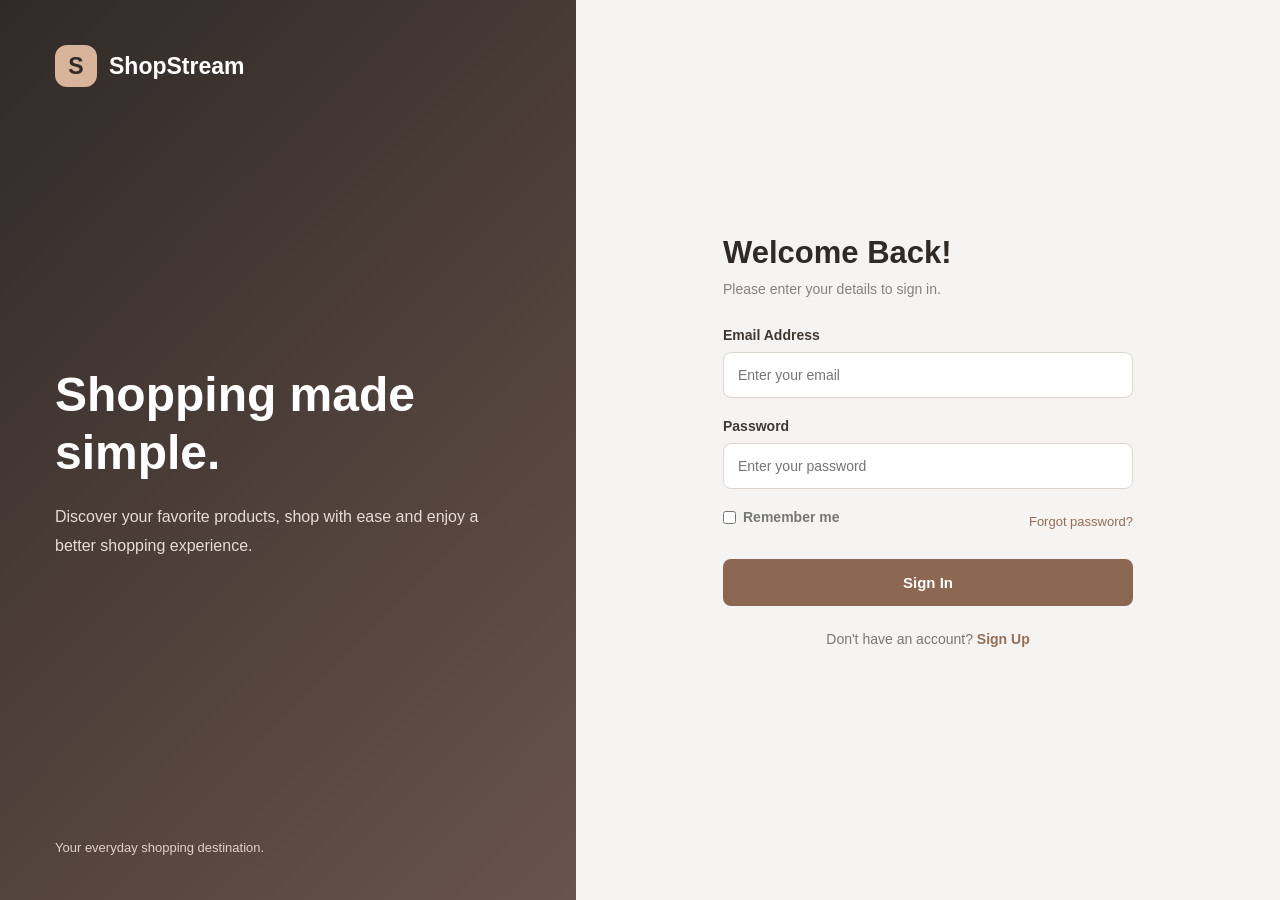
<file: index.html>
<!DOCTYPE html>
<html>
<head>
    <title>ShopStream</title>
    <meta charset="UTF-8">
    <meta http-equiv="refresh" content="0; url=login.html">
</head>
<body>
    <p>Redirecting to Login...</p>
    <a href="login.html">Click here to Login</a>
</body>
</html>
</file>
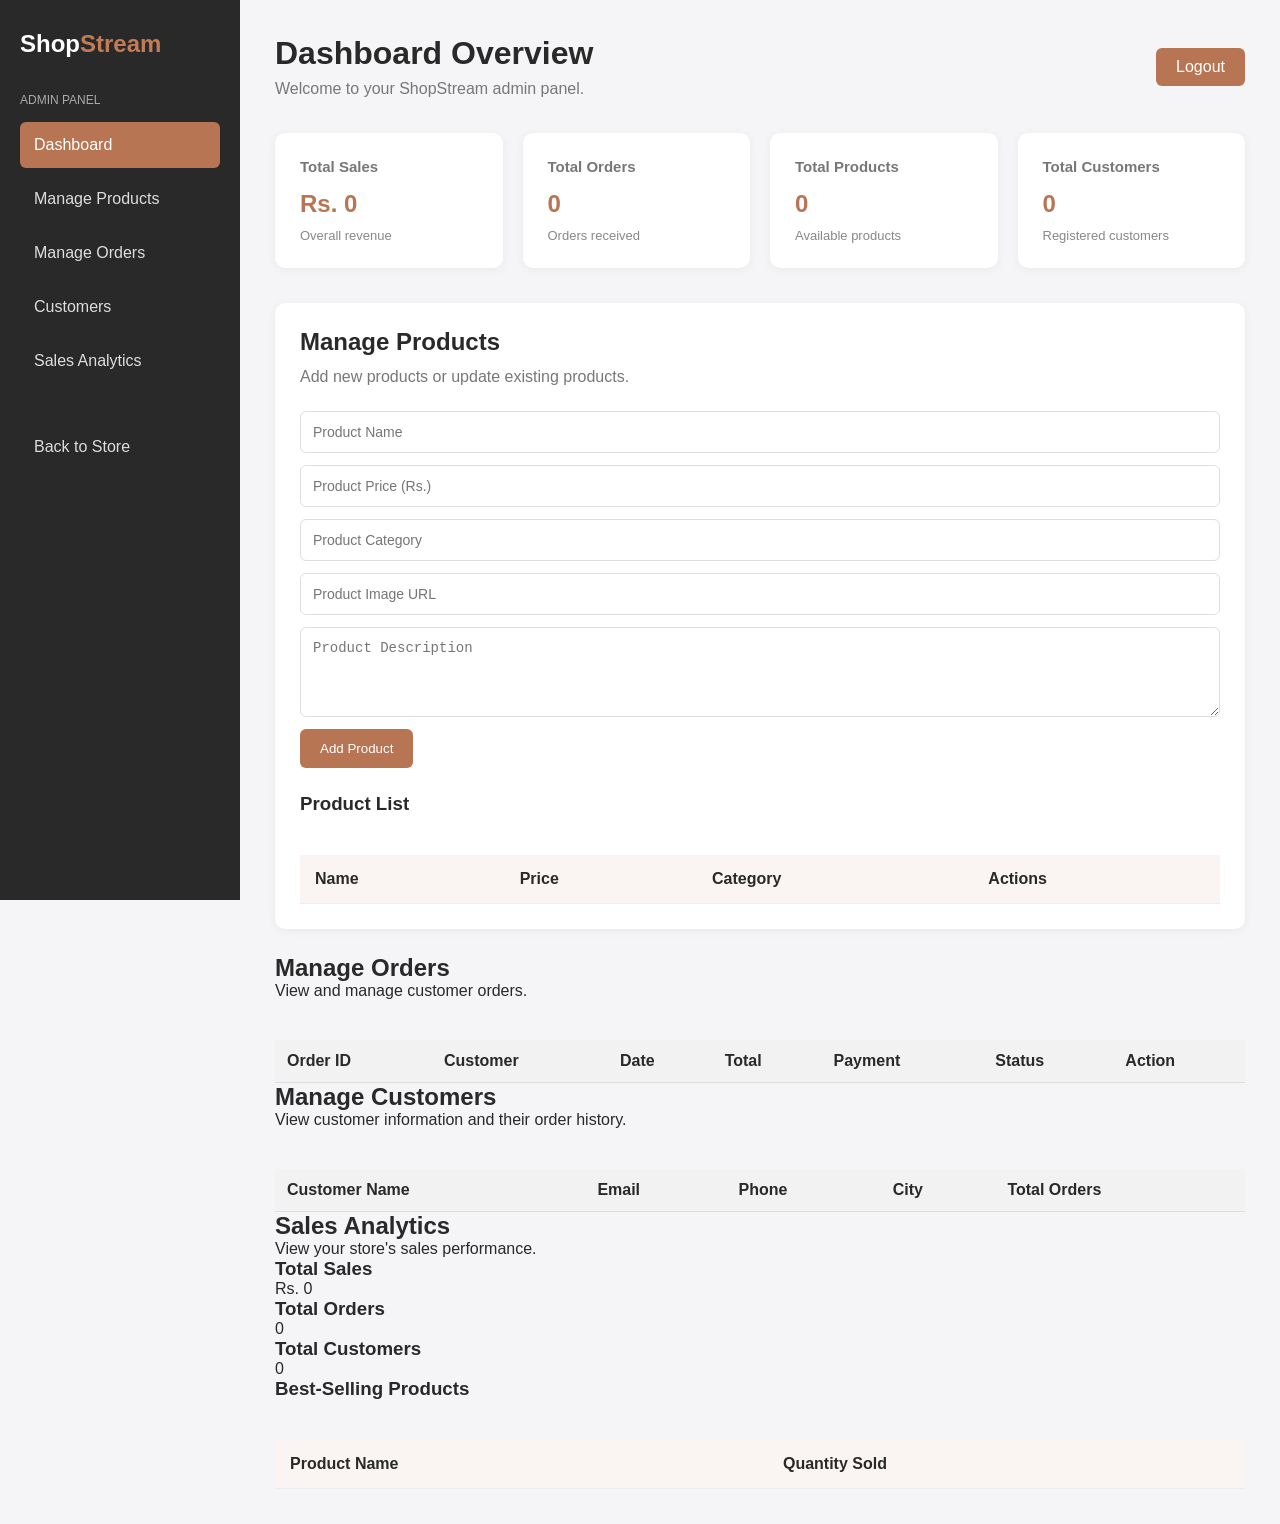
<file: admin.html>
<!DOCTYPE html>
<html lang="en">
<head>
    <meta charset="UTF-8">
    <meta name="viewport" content="width=device-width, initial-scale=1.0">
    <title>Admin Dashboard | ShopStream</title>
    <link rel="stylesheet" href="admin.css">
</head>
<body>

    <div class="sidebar">
        <h2>Shop<span>Stream</span></h2>
        <p class="admin-label">ADMIN PANEL</p>

        <a href="#dashboard" class="active">Dashboard</a>
        <a href="#products">Manage Products</a>
        <a href="#orders">Manage Orders</a>
        <a href="#customers">Customers</a>
        <a href="#analytics">Sales Analytics</a>

        <a href="home.html" class="back-home">Back to Store</a>
    </div>

    <main class="main-content">

        <header>
            <div>
                <h1>Dashboard Overview</h1>
                <p>Welcome to your ShopStream admin panel.</p>
            </div>
            <a href="login.html" class="logout">Logout</a>
        </header>

        
<section class="stats" id="dashboard">

    <div class="stat-card">
        <h3>Total Sales</h3>
        <h2 id="dashboard-sales">Rs. 0</h2>
        <p>Overall revenue</p>
    </div>

    <div class="stat-card">
        <h3>Total Orders</h3>
        <h2 id="dashboard-orders">0</h2>
        <p>Orders received</p>
    </div>

    <div class="stat-card">
        <h3>Total Products</h3>
        <h2 id="dashboard-products">0</h2>
        <p>Available products</p>
    </div>

    <div class="stat-card">
        <h3>Total Customers</h3>
        <h2 id="dashboard-customers">0</h2>
        <p>Registered customers</p>
    </div>

</section>


        
<section class="content-section" id="products">

    <h2>Manage Products</h2>
    <p>Add new products or update existing products.</p>

    <form id="product-form">

        <input type="hidden" id="edit-index">

        <input
            type="text"
            id="product-name"
            placeholder="Product Name"
            required
        >

        <input
            type="number"
            id="product-price"
            placeholder="Product Price (Rs.)"
            min="1"
            required
        >

        <input
            type="text"
            id="product-category"
            placeholder="Product Category"
            required
        >

        <input
            type="text"
            id="product-image"
            placeholder="Product Image URL"
        >

        <textarea
            id="product-description"
            placeholder="Product Description"
            required
        ></textarea>

        <button type="submit" id="save-button">
            Add Product
        </button>

    </form>

    
<h3>Product List</h3>

<div class="table-container">
    <table id="product-list-table">
        <thead>
            <tr>
                <th>Name</th>
                <th>Price</th>
                <th>Category</th>
                <th>Actions</th>
            </tr>
        </thead>

        <tbody id="product-table">
        </tbody>
    </table>
</div>


</section>


        <section id="orders">
    <h2>Manage Orders</h2>
    <p>View and manage customer orders.</p>

    <div class="table-container">
        <table id="orders-table">
            <thead>
                <tr>
                    <th>Order ID</th>
                    <th>Customer</th>
                    <th>Date</th>
                    <th>Total</th>
                    <th>Payment</th>
                    <th>Status</th>
                    <th>Action</th>
                </tr>
            </thead>

            <tbody id="orders-table-body">
                <!-- Orders will appear here -->
            </tbody>
        </table>
    </div>
</section>

        <section id="customers">
    <h2>Manage Customers</h2>
    <p>View customer information and their order history.</p>

    <div class="table-container">
        <table id="customers-table">
            <thead>
                <tr>
                    <th>Customer Name</th>
                    <th>Email</th>
                    <th>Phone</th>
                    <th>City</th>
                    <th>Total Orders</th>
                </tr>
            </thead>

            <tbody id="customers-table-body">
                <!-- Customers will appear here -->
            </tbody>
        </table>
    </div>
</section>

<section id="analytics">
    <h2>Sales Analytics</h2>
    <p>View your store's sales performance.</p>

    <div class="analytics-cards">

        <div class="analytics-card">
            <h3>Total Sales</h3>
            <p id="total-sales">Rs. 0</p>
        </div>

        <div class="analytics-card">
            <h3>Total Orders</h3>
            <p id="total-orders">0</p>
        </div>

        <div class="analytics-card">
            <h3>Total Customers</h3>
            <p id="total-customers">0</p>
        </div>

    </div>

    <h3>Best-Selling Products</h3>

    <div class="table-container">
        <table id="best-selling-table">
            <thead>
                <tr>
                    <th>Product Name</th>
                    <th>Quantity Sold</th>
                </tr>
            </thead>

            <tbody id="best-selling-body"></tbody>
        </table>
    </div>
</section>
    </main>

    <script src="admin.js"></script>
</body>
</html>
</file>
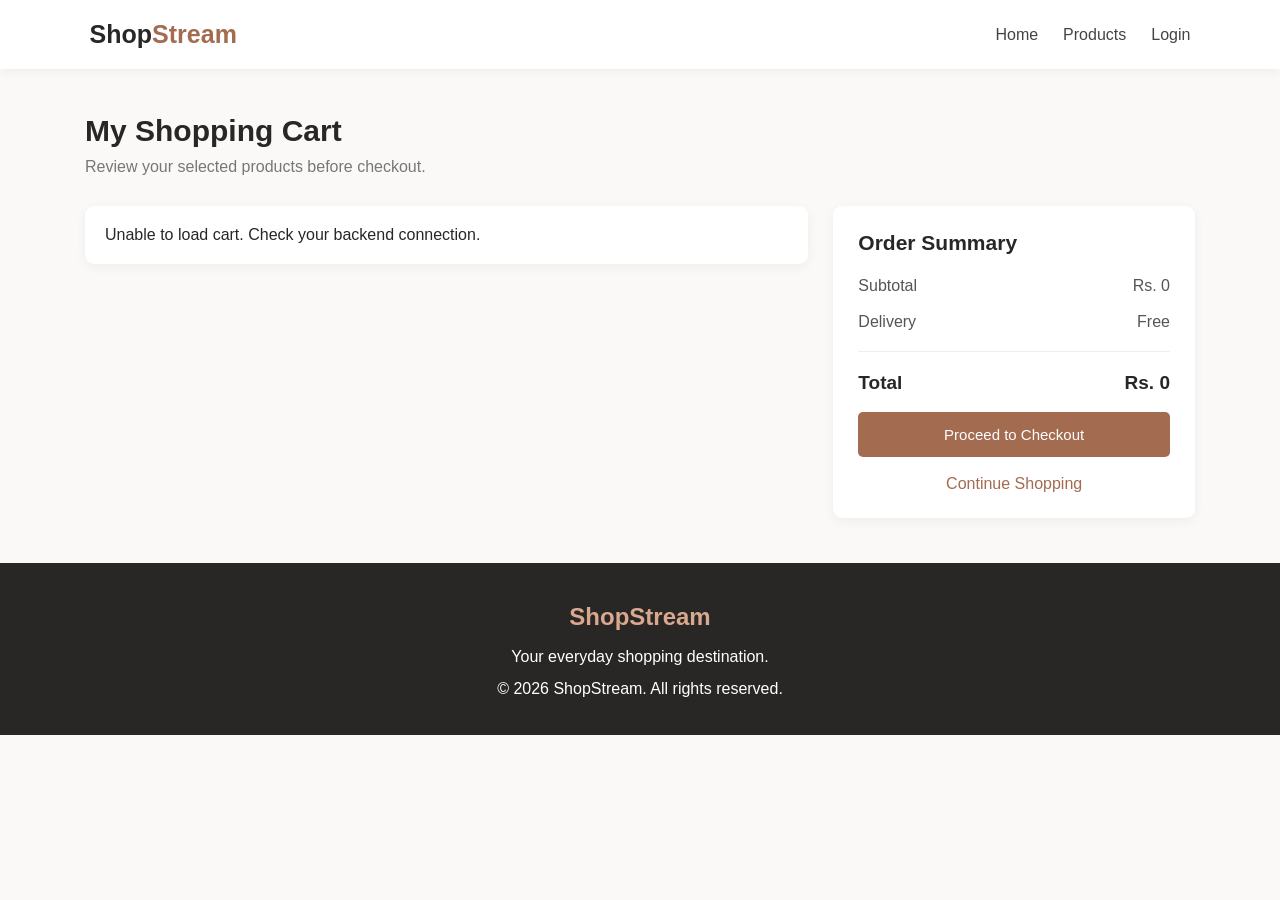
<file: cart.html>
<!DOCTYPE html>
<html lang="en">
<head>
    <meta charset="UTF-8">
    <meta name="viewport" content="width=device-width, initial-scale=1.0">
    <title>Shopping Cart | ShopStream</title>
    <link rel="stylesheet" href="cart.css">
</head>
<body>

    <!-- Navigation -->
    <header class="navbar">
        <a href="home.html" class="logo">Shop<span>Stream</span></a>

        <nav>
            <a href="home.html">Home</a>
            <a href="home.html#products">Products</a>
            <a href="login.html">Login</a>
        </nav>
    </header>

    <!-- Shopping Cart -->
    <main class="cart-container">

        <h1>My Shopping Cart</h1>
        <p class="subtitle">Review your selected products before checkout.</p>

        <div class="cart-layout">

            <section class="cart-items">
                <div id="cart-products">
                    <!-- Cart products appear here -->
                </div>
            </section>

            <aside class="cart-summary">
                <h2>Order Summary</h2>

                <div class="summary-row">
                    <span>Subtotal</span>
                    <span id="subtotal">Rs. 0</span>
                </div>

                <div class="summary-row">
                    <span>Delivery</span>
                    <span>Free</span>
                </div>

                <hr>

                <div class="summary-row total-row">
                    <strong>Total</strong>
                    <strong id="total">Rs. 0</strong>
                </div>

                <button id="checkout-button">
                    Proceed to Checkout
                </button>

                <a href="home.html#products" class="continue-link">
                    Continue Shopping
                </a>
            </aside>

        </div>

    </main>

    <!-- Footer -->
    <footer class="footer">
        <h2>ShopStream</h2>
        <p>Your everyday shopping destination.</p>
        <p>© 2026 ShopStream. All rights reserved.</p>
    </footer>

    <script src="cart.js"></script>
</body>
</html>
</file>
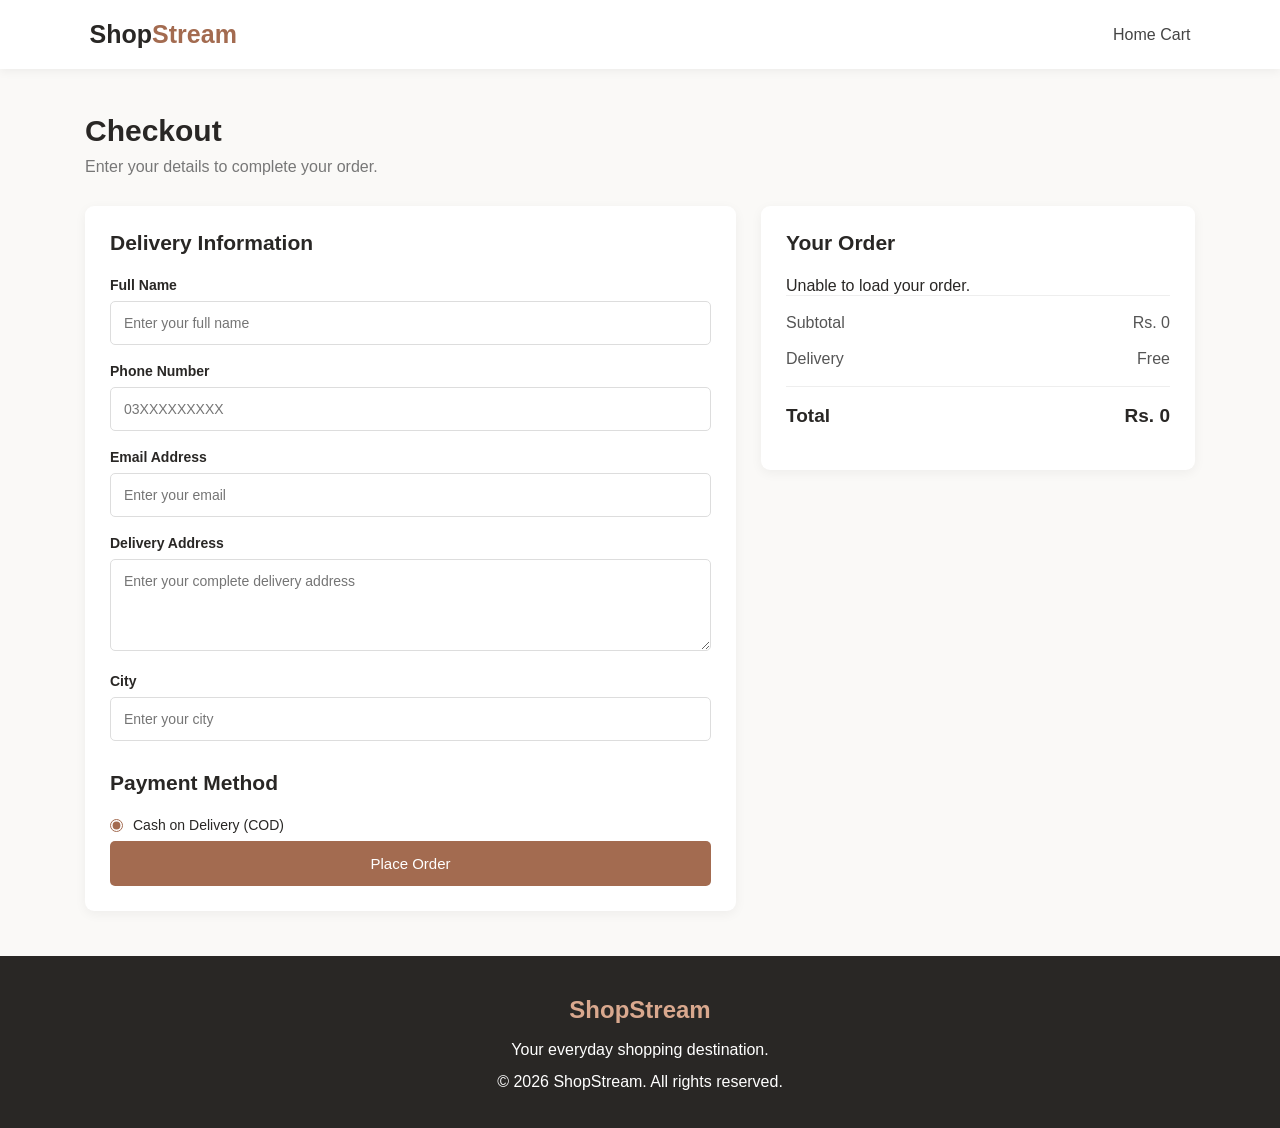
<file: checkout.html>
<!DOCTYPE html>
<html lang="en">
<head>
    <meta charset="UTF-8">
    <meta name="viewport" content="width=device-width, initial-scale=1.0">
    <title>Checkout | ShopStream</title>
    <link rel="stylesheet" href="checkout.css">
</head>
<body>

    <!-- Navigation -->
    <header class="navbar">
        <a href="home.html" class="logo">Shop<span>Stream</span></a>

        <nav>
            <a href="home.html">Home</a>
            <a href="cart.html">Cart</a>
        </nav>
    </header>

    <main class="checkout-container">

        <h1>Checkout</h1>
        <p class="subtitle">Enter your details to complete your order.</p>

        <div class="checkout-layout">

            <!-- Customer Information -->
            <section class="checkout-form">
                <h2>Delivery Information</h2>

                <form id="checkout-form">

                    <label for="customer-name">Full Name</label>
                    <input type="text" id="customer-name"
                        placeholder="Enter your full name" required>

                    <label for="phone">Phone Number</label>
                    <input type="tel" id="phone"
                        placeholder="03XXXXXXXXX"
                        pattern="03[0-9]{9}"
                        title="Enter a 11-digit Pakistani mobile number starting with 03"
                        required>

                    <label for="email">Email Address</label>
                    <input type="email" id="email"
                        placeholder="Enter your email" required>

                    <label for="address">Delivery Address</label>
                    <textarea id="address"
                        placeholder="Enter your complete delivery address"
                        rows="4" required></textarea>

                    <label for="city">City</label>
                    <input type="text" id="city"
                        placeholder="Enter your city" required>

                    <h2 class="payment-heading">Payment Method</h2>

                    <label class="payment-option">
                        <input type="radio" name="payment"
                            value="Cash on Delivery" checked>
                        Cash on Delivery (COD)
                    </label>

                    <button type="submit" id="place-order">
                        Place Order
                    </button>

                </form>
            </section>

            <!-- Order Summary -->
            <aside class="order-summary">
                <h2>Your Order</h2>

                <div id="checkout-products">
                    <!-- Products appear here -->
                </div>

                <hr>

                <div class="summary-row">
                    <span>Subtotal</span>
                    <span id="subtotal">Rs. 0</span>
                </div>

                <div class="summary-row">
                    <span>Delivery</span>
                    <span>Free</span>
                </div>

                <hr>

                <div class="summary-row total-row">
                    <strong>Total</strong>
                    <strong id="total">Rs. 0</strong>
                </div>
            </aside>

        </div>

        <div id="order-message" class="order-message" hidden></div>

    </main>

    <footer class="footer">
        <h2>ShopStream</h2>
        <p>Your everyday shopping destination.</p>
        <p>© 2026 ShopStream. All rights reserved.</p>
    </footer>

    <script src="checkout.js"></script>
</body>
</html>
</file>
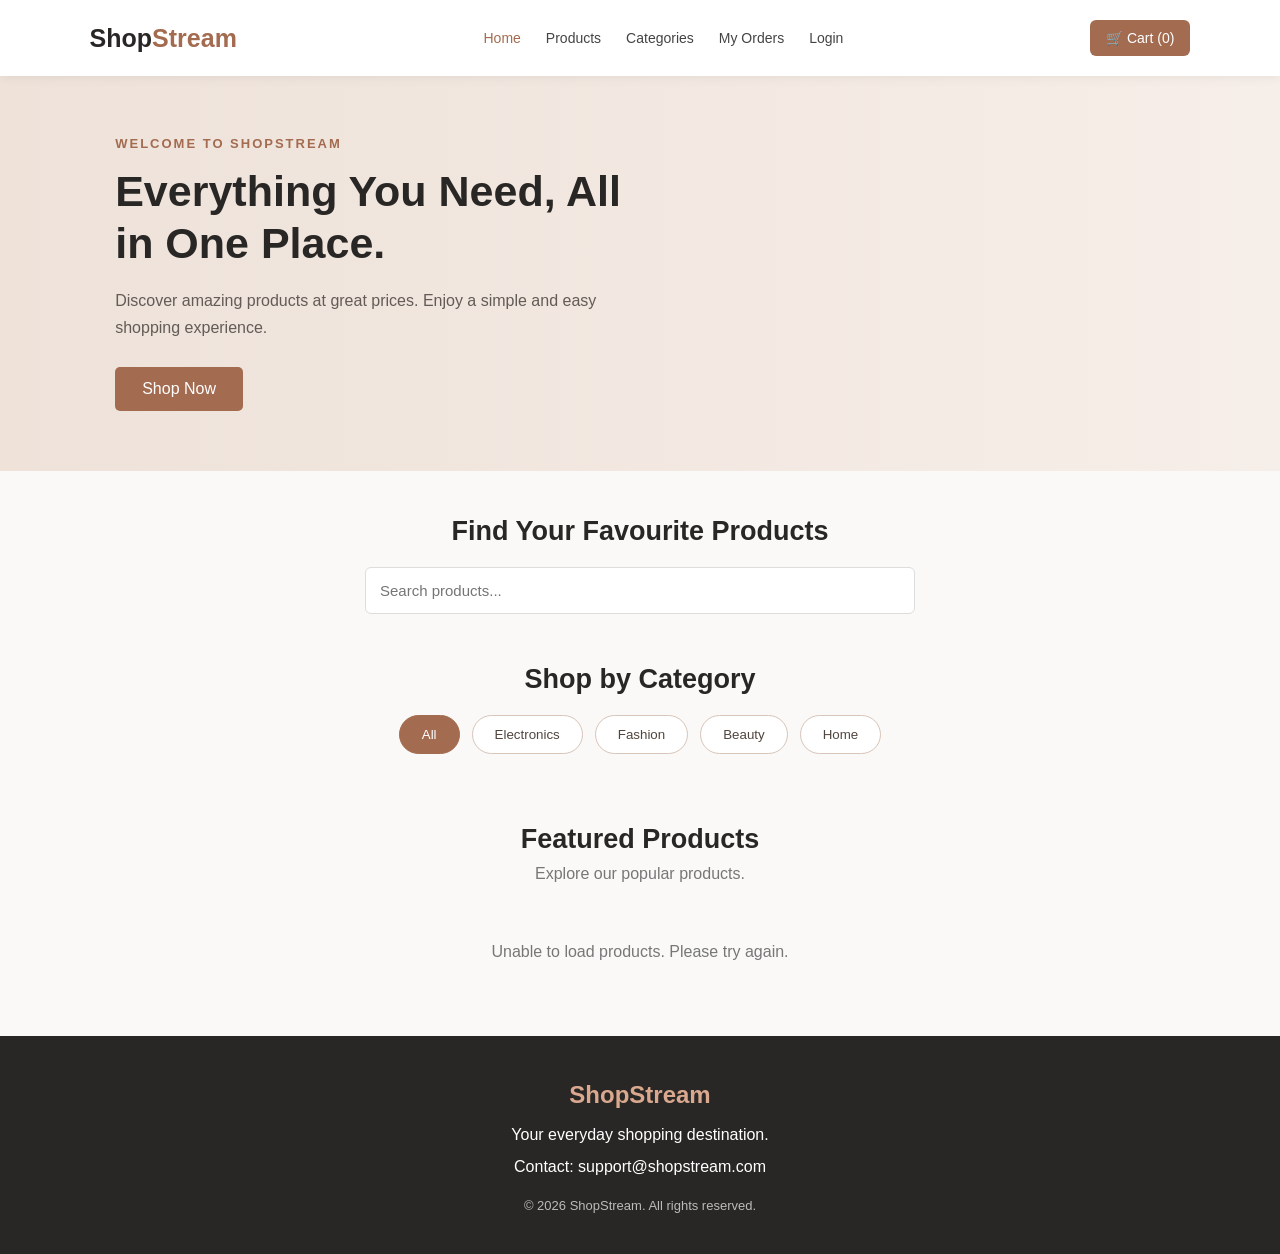
<file: home.html>
<!DOCTYPE html>
<html lang="en">
<head>
    <meta charset="UTF-8">
    <meta name="viewport" content="width=device-width, initial-scale=1.0">
    <title>ShopStream | Online Shopping</title>
    <link rel="stylesheet" href="home.css">
</head>
<body>

    <!-- Navigation Bar -->
    <header class="navbar">
        <a href="home.html" class="logo">Shop<span>Stream</span></a>

        <nav>
    <a href="home.html" class="active">Home</a>
    <a href="#products">Products</a>
    <a href="#categories">Categories</a>
    <a href="my-orders.html">My Orders</a>
    <a href="login.html">Login</a>
</nav>

        <a href="cart.html" class="cart">
    🛒 Cart (<span id="cart-count">0</span>)
</a>
    </header>

    <!-- Hero Section -->
    <section class="hero">
        <div class="hero-content">
            <p class="small-heading">WELCOME TO SHOPSTREAM</p>
            <h1>Everything You Need, All in One Place.</h1>
            <p>
                Discover amazing products at great prices.
                Enjoy a simple and easy shopping experience.
            </p>
            <a href="#products" class="shop-button">Shop Now</a>
        </div>
    </section>

    <!-- Search Section -->
    <section class="search-section">
        <h2>Find Your Favourite Products</h2>
        <input
            type="text"
            id="search-input"
            placeholder="Search products..."
        >
    </section>

    <!-- Categories -->
    <section class="categories" id="categories">
        <h2>Shop by Category</h2>

        <div class="category-list">
            <button class="category-btn active" data-category="All">All</button>
            <button class="category-btn" data-category="Electronics">Electronics</button>
            <button class="category-btn" data-category="Fashion">Fashion</button>
            <button class="category-btn" data-category="Beauty">Beauty</button>
            <button class="category-btn" data-category="Home">Home</button>
        </div>
    </section>

    <!-- Products -->
    <section class="products-section" id="products">
        <h2>Featured Products</h2>
        <p class="section-description">Explore our popular products.</p>

        <div class="product-grid" id="product-grid">
            <!-- Products will be added using JavaScript -->
        </div>

        <p id="no-products" class="no-products" hidden>
            No products found.
        </p>
    </section>

    <!-- Footer -->
    <footer class="footer">
        <h2>ShopStream</h2>
        <p>Your everyday shopping destination.</p>
        <p>Contact: support@shopstream.com</p>
        <p class="copyright">© 2026 ShopStream. All rights reserved.</p>
    </footer>

    <script src="home.js"></script>
</body>
</html>
</file>
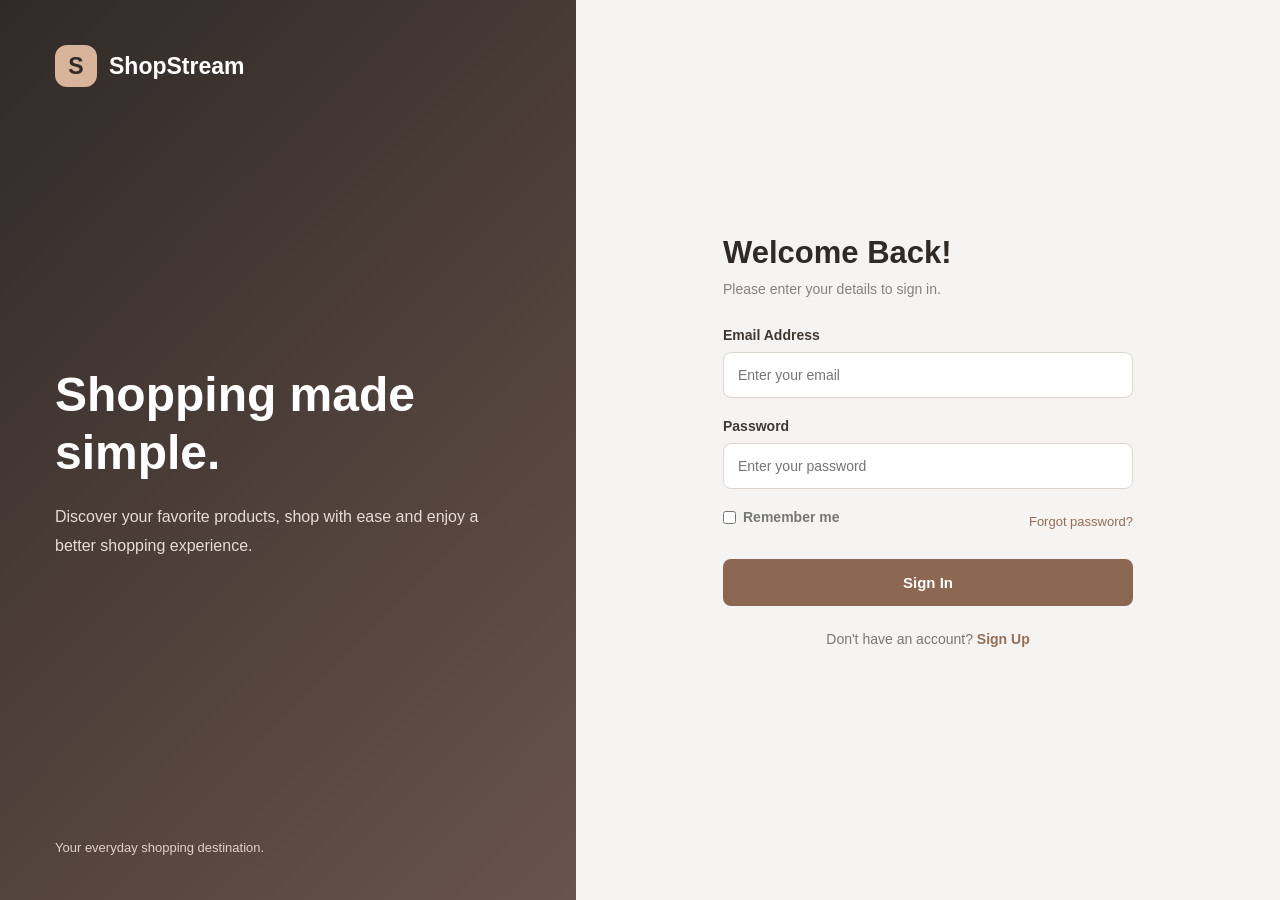
<file: login - Copy.html>
<!DOCTYPE html>
<html lang="en">
<head>
    <meta charset="UTF-8">
    <meta name="viewport" content="width=device-width, initial-scale=1.0">
    <title>ShopStream | Login</title>

    <!-- Connect CSS -->
    <link rel="stylesheet" href="style.css">
</head>

<body>

    <div class="main-container">

        <!-- Left Side: Brand Section -->
        <div class="brand-section">

            <div class="logo">
                <span class="logo-icon">S</span>
                <span>ShopStream</span>
            </div>

            <div class="brand-content">
                <h1>Shopping made<br>simple.</h1>

                <p>
                    Discover your favorite products,
                    shop with ease and enjoy a better
                    shopping experience.
                </p>
            </div>

            <div class="brand-footer">
                Your everyday shopping destination.
            </div>

        </div>


        <!-- Right Side: Form Section -->
        <div class="form-section">

            <div class="form-box">

                <div class="mobile-logo">ShopStream</div>

                <!-- Login Form -->
                <div id="loginForm">

                    <h2>Welcome Back!</h2>

                    <p class="subtitle">
                        Please enter your details to sign in.
                    </p>

                    <form id="loginFormElement">

                        <label for="loginEmail">Email Address</label>

                        <input
                            type="email"
                            id="loginEmail"
                            placeholder="Enter your email"
                            required
                        >

                        <label for="loginPassword">Password</label>

                        <input
                            type="password"
                            id="loginPassword"
                            placeholder="Enter your password"
                            required
                            minlength="6"
                        >

                        <div class="form-options">
                            <label class="remember">
                                <input type="checkbox">
                                Remember me
                            </label>

                            <span class="forgot">
                                Forgot password?
                            </span>
                        </div>

                        <button type="submit" class="main-btn">
                            Sign In
                        </button>

                    </form>

                    <p class="switch-text">
                        Don't have an account?
                        <a href="#" id="showSignup">Sign Up</a>
                    </p>

                </div>


                <!-- Registration Form -->
                <div id="signupForm" class="hidden">

                    <h2>Create Account</h2>

                    <p class="subtitle">
                        Join ShopStream and start shopping.
                    </p>

                    <form id="signupFormElement">

                        <label for="signupName">Full Name</label>

                        <input
                            type="text"
                            id="signupName"
                            placeholder="Enter your full name"
                            required
                        >

                        <label for="signupEmail">Email Address</label>

                        <input
                            type="email"
                            id="signupEmail"
                            placeholder="Enter your email"
                            required
                        >

                        <label for="signupPassword">Password</label>

                        <input
                            type="password"
                            id="signupPassword"
                            placeholder="Create a password"
                            minlength="6"
                            required
                        >

                        <label for="confirmPassword">Confirm Password</label>

                        <input
                            type="password"
                            id="confirmPassword"
                            placeholder="Confirm your password"
                            minlength="6"
                            required
                        >

                        <button type="submit" class="main-btn">
                            Create Account
                        </button>

                    </form>

                    <p class="switch-text">
                        Already have an account?
                        <a href="#" id="showLogin">Sign In</a>
                    </p>

                </div>

                <p id="message"></p>

            </div>

        </div>

    </div>

    <!-- Connect JavaScript -->
    <script src="script.js"></script>

</body>
</html>
</file>
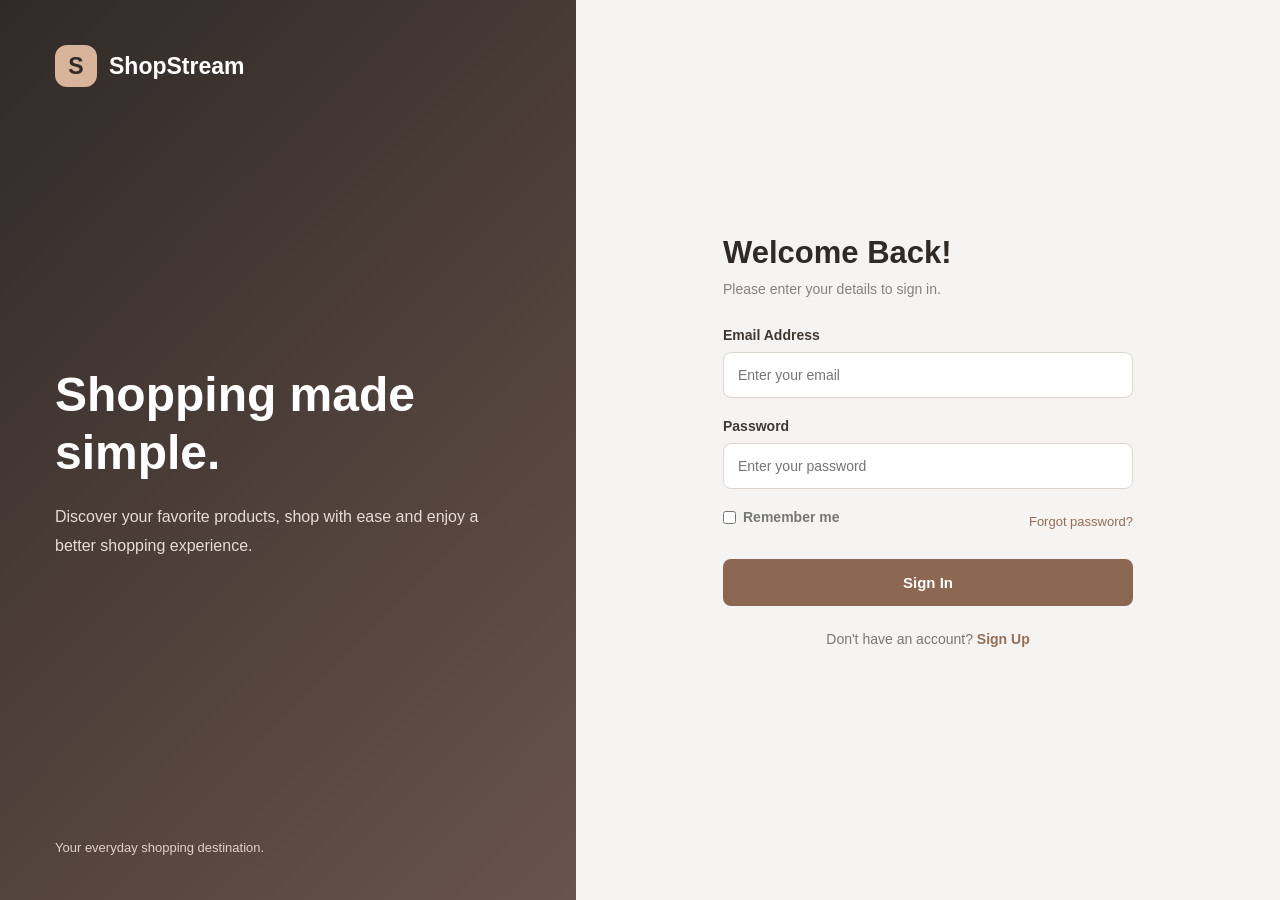
<file: login.html>
<!DOCTYPE html>
<html lang="en">
<head>
    <meta charset="UTF-8">
    <meta name="viewport" content="width=device-width, initial-scale=1.0">
    <title>ShopStream | Login</title>

    <!-- Connect CSS -->
    <link rel="stylesheet" href="style.css">
</head>

<body>

    <div class="main-container">

        <!-- Left Side: Brand Section -->
        <div class="brand-section">

            <div class="logo">
                <span class="logo-icon">S</span>
                <span>ShopStream</span>
            </div>

            <div class="brand-content">
                <h1>Shopping made<br>simple.</h1>

                <p>
                    Discover your favorite products,
                    shop with ease and enjoy a better
                    shopping experience.
                </p>
            </div>

            <div class="brand-footer">
                Your everyday shopping destination.
            </div>

        </div>


        <!-- Right Side: Form Section -->
        <div class="form-section">

            <div class="form-box">

                <div class="mobile-logo">ShopStream</div>

                <!-- Login Form -->
                <div id="loginForm">

                    <h2>Welcome Back!</h2>

                    <p class="subtitle">
                        Please enter your details to sign in.
                    </p>

                    <form id="loginFormElement">

                        <label for="loginEmail">Email Address</label>

                        <input
                            type="email"
                            id="loginEmail"
                            placeholder="Enter your email"
                            required
                        >

                        <label for="loginPassword">Password</label>

                        <input
                            type="password"
                            id="loginPassword"
                            placeholder="Enter your password"
                            required
                            minlength="6"
                        >

                        <div class="form-options">
                            <label class="remember">
                                <input type="checkbox">
                                Remember me
                            </label>

                            <span class="forgot">
                                Forgot password?
                            </span>
                        </div>

                        <button type="submit" class="main-btn">
                            Sign In
                        </button>

                    </form>

                    <p class="switch-text">
                        Don't have an account?
                        <a href="#" id="showSignup">Sign Up</a>
                    </p>

                </div>


                <!-- Registration Form -->
                <div id="signupForm" class="hidden">

                    <h2>Create Account</h2>

                    <p class="subtitle">
                        Join ShopStream and start shopping.
                    </p>

                    <form id="signupFormElement">

                        <label for="signupName">Full Name</label>

                        <input
                            type="text"
                            id="signupName"
                            placeholder="Enter your full name"
                            required
                        >

                        <label for="signupEmail">Email Address</label>

                        <input
                            type="email"
                            id="signupEmail"
                            placeholder="Enter your email"
                            required
                        >

                        <label for="signupPassword">Password</label>

                        <input
                            type="password"
                            id="signupPassword"
                            placeholder="Create a password"
                            minlength="8"
                            required
                        >

                        <label for="confirmPassword">Confirm Password</label>

                        <input
                            type="password"
                            id="confirmPassword"
                            placeholder="Confirm your password"
                            minlength="6"
                            required
                        >

                        <button type="submit" class="main-btn">
                            Create Account
                        </button>

                    </form>

                    <p class="switch-text">
                        Already have an account?
                        <a href="#" id="showLogin">Sign In</a>
                    </p>

                </div>

                <p id="message"></p>

            </div>

        </div>

    </div>

    <!-- Connect JavaScript -->
    <script src="script.js"></script>

</body>
</html>
</file>
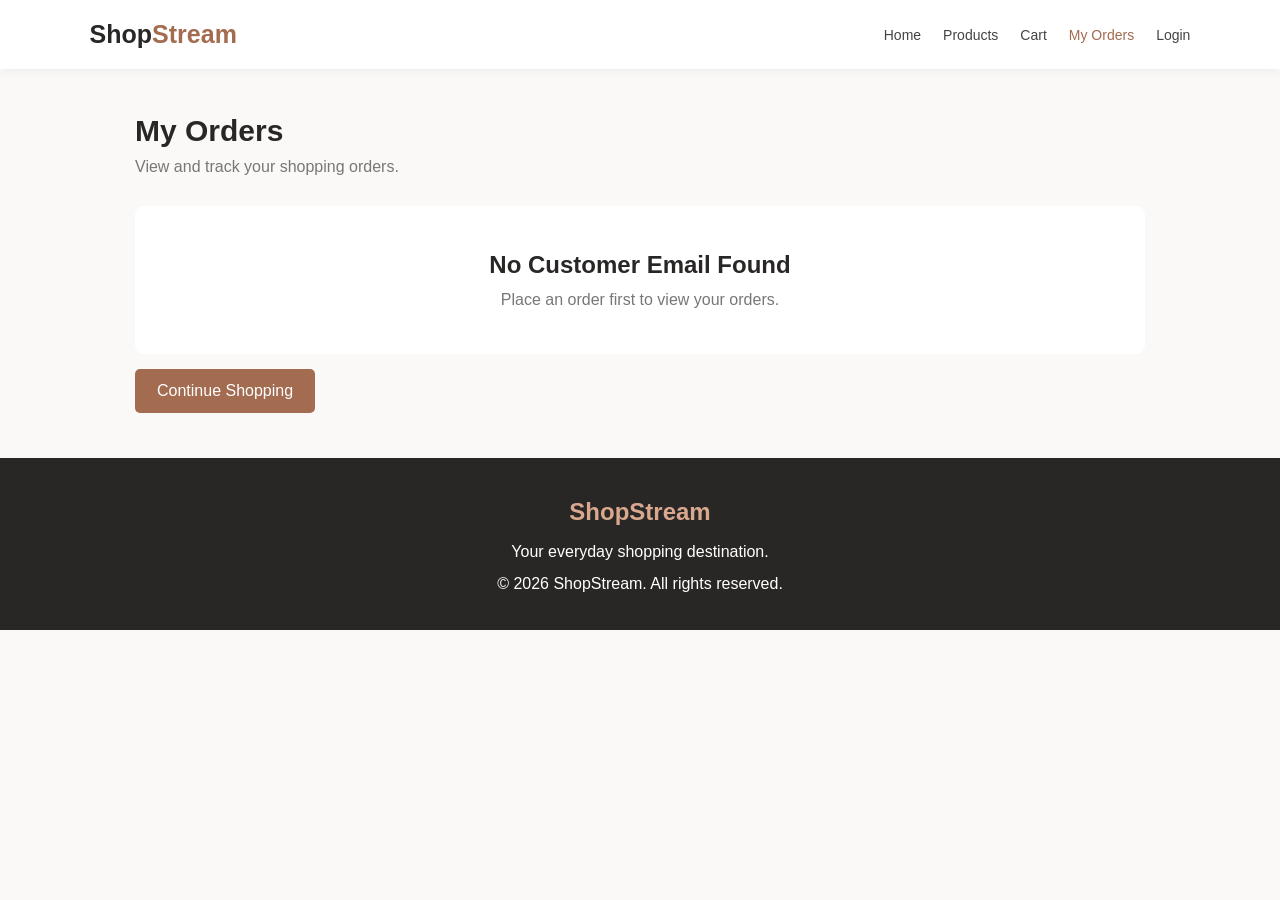
<file: my-orders.html>
<!DOCTYPE html>
<html lang="en">
<head>
    <meta charset="UTF-8">
    <meta name="viewport" content="width=device-width, initial-scale=1.0">
    <title>My Orders | ShopStream</title>
    <link rel="stylesheet" href="my-orders.css">
</head>
<body>

    <!-- Navigation Bar -->
    <header class="navbar">
        <a href="home.html" class="logo">Shop<span>Stream</span></a>

        <nav>
            <a href="home.html">Home</a>
            <a href="home.html#products">Products</a>
            <a href="cart.html">Cart</a>
            <a href="my-orders.html" class="active">My Orders</a>
            <a href="login.html">Login</a>
        </nav>
    </header>

    <!-- Orders Section -->
    <main class="orders-container">

        <h1>My Orders</h1>
        <p class="subtitle">View and track your shopping orders.</p>

        <div id="orders-list">
            <!-- Orders will appear here -->
        </div>

        <a href="home.html" class="shop-button">
            Continue Shopping
        </a>

    </main>

    <!-- Footer -->
    <footer class="footer">
        <h2>ShopStream</h2>
        <p>Your everyday shopping destination.</p>
        <p>© 2026 ShopStream. All rights reserved.</p>
    </footer>

    <script src="my-orders.js"></script>
</body>
</html>
</file>
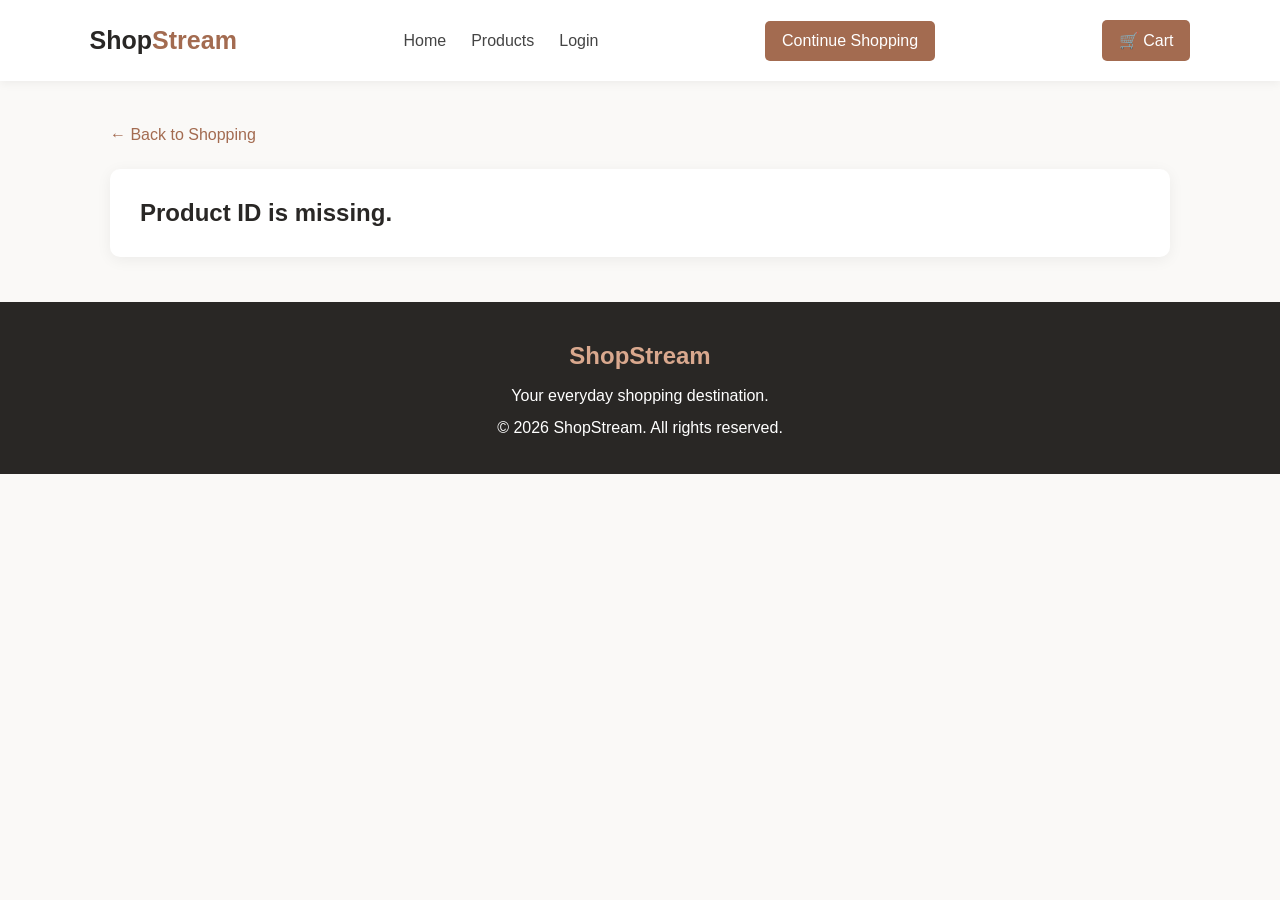
<file: product.html>
<!DOCTYPE html>
<html lang="en">
<head>
    <meta charset="UTF-8">
    <meta name="viewport" content="width=device-width, initial-scale=1.0">
    <title>Product Details | ShopStream</title>
    <link rel="stylesheet" href="product.css">
</head>
<body>

    <!-- Navigation -->
    <header class="navbar">
        <a href="home.html" class="logo">Shop<span>Stream</span></a>

        <nav>
            <a href="home.html">Home</a>
            <a href="home.html#products">Products</a>
            <a href="login.html">Login</a>
        </nav>

        <a href="home.html#products" class="cart">Continue Shopping</a><a href="cart.html" class="cart">🛒 Cart</a>
    </header>

    <!-- Product Details -->
    <main class="product-container">

        <a href="home.html" class="back-link">← Back to Shopping</a>

        <div class="product-details" id="product-details">
            <!-- Product details will appear using JavaScript -->
        </div>

    </main>

    <footer class="footer">
        <h2>ShopStream</h2>
        <p>Your everyday shopping destination.</p>
        <p>© 2026 ShopStream. All rights reserved.</p>
    </footer>

   <script src="./api.js"></script>
<script src="./product.js"></script>
</body>
</html>
</file>
<file: admin.css>
* {
    margin: 0;
    padding: 0;
    box-sizing: border-box;
}

body {
    font-family: Arial, sans-serif;
    background: #f5f5f7;
    color: #292929;
    display: flex;
}

.sidebar {
    width: 240px;
    min-height: 100vh;
    background: #292929;
    padding: 30px 20px;
    position: fixed;
}

.sidebar h2 {
    color: white;
    margin-bottom: 35px;
}

.sidebar h2 span {
    color: #c17b55;
}

.admin-label {
    color: #aaa;
    font-size: 12px;
    margin-bottom: 15px;
}

.sidebar a {
    display: block;
    text-decoration: none;
    color: #ddd;
    padding: 14px;
    margin-bottom: 8px;
    border-radius: 6px;
}

.sidebar a:hover,
.sidebar a.active {
    background: #b87553;
    color: white;
}

.sidebar .back-home {
    margin-top: 40px;
}

.main-content {
    margin-left: 240px;
    padding: 35px;
    width: calc(100% - 240px);
}

header {
    display: flex;
    justify-content: space-between;
    align-items: center;
    margin-bottom: 35px;
}

header h1 {
    margin-bottom: 8px;
}

header p,
.content-section p {
    color: #777;
}

.logout {
    background: #b87553;
    color: white;
    text-decoration: none;
    padding: 10px 20px;
    border-radius: 6px;
}

.stats {
    display: grid;
    grid-template-columns: repeat(4, 1fr);
    gap: 20px;
    margin-bottom: 35px;
}

.stat-card,
.content-section {
    background: white;
    padding: 25px;
    border-radius: 10px;
    box-shadow: 0 2px 10px rgba(0,0,0,0.05);
}

.stat-card h3 {
    color: #777;
    font-size: 15px;
    margin-bottom: 15px;
}

.stat-card h2 {
    color: #b87553;
    margin-bottom: 10px;
}

.stat-card p {
    color: #888;
    font-size: 13px;
}

.content-section {
    margin-bottom: 25px;
}

.content-section h2 {
    margin-bottom: 12px;
}

button {
    margin-top: 18px;
    padding: 12px 20px;
    border: none;
    background: #b87553;
    color: white;
    border-radius: 6px;
    cursor: pointer;
}

table {
    width: 100%;
    border-collapse: collapse;
    margin-top: 20px;
}

th, td {
    padding: 15px;
    text-align: left;
    border-bottom: 1px solid #eee;
}

th {
    background: #faf5f2;
}

.analytics-placeholder {
    background: #faf5f2;
    padding: 45px;
    margin-top: 20px;
    text-align: center;
    color: #888;
    border-radius: 8px;
}

@media (max-width: 900px) {
    .stats {
        grid-template-columns: repeat(2, 1fr);
    }
}

@media (max-width: 600px) {
    .sidebar {
        width: 170px;
        padding: 20px 10px;
    }

    .main-content {
        margin-left: 170px;
        width: calc(100% - 170px);
        padding: 15px;
    }

    .stats {
        grid-template-columns: 1fr;
    }

    header {
        align-items: flex-start;
        gap: 15px;
        flex-direction: column;
    }
}

#product-form {
    display: flex;
    flex-direction: column;
    gap: 12px;
    margin: 25px 0;
}

#product-form input,
#product-form textarea {
    padding: 12px;
    border: 1px solid #ddd;
    border-radius: 6px;
    font-size: 14px;
    width: 100%;
}

#product-form textarea {
    min-height: 90px;
    resize: vertical;
}

#product-form button {
    width: fit-content;
    margin-top: 0;
}

#product-table button {
    margin: 4px;
    padding: 8px 12px;
}
.table-container {
    width: 100%;
    overflow-x: auto;
    margin-top: 20px;
}

#orders-table {
    width: 100%;
    border-collapse: collapse;
    background: white;
}

#orders-table th,
#orders-table td {
    padding: 12px;
    border-bottom: 1px solid #ddd;
    text-align: left;
}

#orders-table th {
    background: #f2f2f2;
}

#orders-table select {
    padding: 7px;
    border: 1px solid #ccc;
    border-radius: 5px;
}
#customers-table {
    width: 100%;
    border-collapse: collapse;
    background: white;
    margin-top: 20px;
}

#customers-table th,
#customers-table td {
    padding: 12px;
    border-bottom: 1px solid #ddd;
    text-align: left;
}

#customers-table th {
    background: #f2f2f2;
}


/* IMPROVED RESPONSIVE DESIGN */

@media (max-width: 768px) {

    body {
        display: block;
    }

    .sidebar {
        position: relative;
        width: 100%;
        min-height: auto;
        padding: 15px;
    }

    .sidebar h2 {
        margin-bottom: 15px;
    }

    .sidebar a {
        display: inline-block;
        padding: 10px;
        margin: 3px;
        font-size: 13px;
    }

    .sidebar .back-home {
        margin-top: 5px;
    }

    .main-content {
        margin-left: 0;
        width: 100%;
        padding: 20px;
    }

    .stats {
        grid-template-columns: repeat(2, 1fr);
    }

    header {
        flex-wrap: wrap;
    }

    .content-section {
        padding: 18px;
    }

    .analytics-placeholder {
        padding: 25px 15px;
    }

    .table-container {
        overflow-x: auto;
    }

    table {
        min-width: 600px;
    }
}

@media (max-width: 480px) {

    .main-content {
        padding: 12px;
    }

    .stats {
        grid-template-columns: 1fr;
    }

    .sidebar a {
        font-size: 12px;
        padding: 8px;
    }

    header h1 {
        font-size: 23px;
    }

    .stat-card,
    .content-section {
        padding: 15px;
    }
}
</file>
<file: cart.css>
* {
    margin: 0;
    padding: 0;
    box-sizing: border-box;
    font-family: Arial, sans-serif;
}

body {
    background: #faf9f7;
    color: #292725;
}

/* Navigation */
.navbar {
    display: flex;
    justify-content: space-between;
    align-items: center;
    padding: 20px 7%;
    background: white;
    box-shadow: 0 2px 10px rgba(0,0,0,0.06);
}

.logo {
    font-size: 25px;
    font-weight: bold;
    color: #292725;
    text-decoration: none;
}

.logo span {
    color: #a36b50;
}

.navbar nav {
    display: flex;
    gap: 25px;
}

.navbar nav a {
    color: #444;
    text-decoration: none;
}

.navbar nav a:hover {
    color: #a36b50;
}

/* Main Cart */
.cart-container {
    max-width: 1150px;
    margin: 45px auto;
    padding: 0 20px;
}

.cart-container h1 {
    font-size: 30px;
    margin-bottom: 10px;
}

.subtitle {
    color: #777;
    margin-bottom: 30px;
}

.cart-layout {
    display: grid;
    grid-template-columns: 2fr 1fr;
    gap: 25px;
    align-items: start;
}

/* Cart Items */
.cart-items {
    background: white;
    padding: 20px;
    border-radius: 9px;
    box-shadow: 0 3px 12px rgba(0,0,0,0.05);
}

.cart-item {
    display: flex;
    align-items: center;
    gap: 20px;
    padding: 18px 0;
    border-bottom: 1px solid #eee;
}

.cart-item:last-child {
    border-bottom: none;
}

.cart-item img {
    width: 110px;
    height: 100px;
    object-fit: cover;
    border-radius: 6px;
}

.item-info {
    flex: 1;
}

.item-info h3 {
    margin-bottom: 8px;
    font-size: 17px;
}

.item-price {
    color: #a36b50;
    font-weight: bold;
}

/* Quantity */
.quantity-control {
    display: flex;
    align-items: center;
    gap: 12px;
    margin-top: 12px;
}

.quantity-control button {
    width: 28px;
    height: 28px;
    background: white;
    border: 1px solid #d7c5ba;
    border-radius: 4px;
    cursor: pointer;
}

.remove-button {
    border: none;
    background: none;
    color: #c34c4c;
    cursor: pointer;
    margin-top: 12px;
}

/* Summary */
.cart-summary {
    background: white;
    padding: 25px;
    border-radius: 9px;
    box-shadow: 0 3px 12px rgba(0,0,0,0.05);
}

.cart-summary h2 {
    font-size: 21px;
    margin-bottom: 22px;
}

.summary-row {
    display: flex;
    justify-content: space-between;
    margin-bottom: 18px;
    color: #555;
}

.total-row {
    color: #292725;
    font-size: 19px;
}

.cart-summary hr {
    border: none;
    border-top: 1px solid #eee;
    margin: 20px 0;
}

#checkout-button {
    width: 100%;
    padding: 14px;
    background: #a36b50;
    color: white;
    border: none;
    border-radius: 5px;
    cursor: pointer;
    font-size: 15px;
}

#checkout-button:hover {
    background: #80513b;
}

.continue-link {
    display: block;
    text-align: center;
    margin-top: 18px;
    color: #a36b50;
    text-decoration: none;
}

.empty-cart {
    text-align: center;
    padding: 35px 10px;
    color: #777;
}

/* Footer */
.footer {
    background: #292725;
    color: white;
    text-align: center;
    padding: 30px 15px;
    line-height: 2;
}

.footer h2 {
    color: #d9a88e;
}

/* Mobile Design */
@media (max-width: 750px) {
    .cart-layout {
        grid-template-columns: 1fr;
    }

    .cart-item {
        flex-wrap: wrap;
    }

    .navbar {
        flex-wrap: wrap;
        gap: 15px;
    }
}
</file>
<file: checkout.css>
* {
    margin: 0;
    padding: 0;
    box-sizing: border-box;
    font-family: Arial, sans-serif;
}

body {
    background: #faf9f7;
    color: #292725;
}

/* Navigation */
.navbar {
    display: flex;
    justify-content: space-between;
    align-items: center;
    padding: 20px 7%;
    background: white;
    box-shadow: 0 2px 10px rgba(0,0,0,0.06);
}

.logo {
    font-size: 25px;
    font-weight: bold;
    color: #292725;
    text-decoration: none;
}

.logo span {
    color: #a36b50;
}

.navbar nav a {
    color: #444;
    text-decoration: none;
}

/* Main Container */
.checkout-container {
    max-width: 1150px;
    margin: 45px auto;
    padding: 0 20px;
}

.checkout-container h1 {
    font-size: 30px;
    margin-bottom: 10px;
}

.subtitle {
    color: #777;
    margin-bottom: 30px;
}

.checkout-layout {
    display: grid;
    grid-template-columns: 1.5fr 1fr;
    gap: 25px;
    align-items: start;
}

/* Form */
.checkout-form,
.order-summary {
    background: white;
    padding: 25px;
    border-radius: 9px;
    box-shadow: 0 3px 12px rgba(0,0,0,0.05);
}

.checkout-form h2,
.order-summary h2 {
    font-size: 21px;
    margin-bottom: 22px;
}

.checkout-form label {
    display: block;
    font-weight: bold;
    font-size: 14px;
    margin-bottom: 8px;
}

.checkout-form input:not([type="radio"]),
.checkout-form textarea {
    width: 100%;
    padding: 13px;
    border: 1px solid #ddd;
    border-radius: 5px;
    margin-bottom: 18px;
    font-size: 14px;
}

.checkout-form input:focus,
.checkout-form textarea:focus {
    outline: none;
    border-color: #a36b50;
}

.payment-heading {
    margin-top: 12px;
}

.payment-option {
    display: flex !important;
    align-items: center;
    gap: 10px;
    font-weight: normal !important;
    margin: 15px 0 25px;
}

.payment-option input {
    accent-color: #a36b50;
}

#place-order {
    width: 100%;
    padding: 14px;
    border: none;
    border-radius: 5px;
    background: #a36b50;
    color: white;
    font-size: 15px;
    cursor: pointer;
}

#place-order:hover {
    background: #80513b;
}

/* Order Summary */
.checkout-product {
    display: flex;
    align-items: center;
    gap: 12px;
    margin-bottom: 18px;
}

.checkout-product img {
    width: 65px;
    height: 65px;
    object-fit: cover;
    border-radius: 5px;
}

.checkout-product-info {
    flex: 1;
}

.checkout-product-info h3 {
    font-size: 14px;
    margin-bottom: 6px;
}

.checkout-product-info p {
    color: #777;
    font-size: 13px;
}

.summary-row {
    display: flex;
    justify-content: space-between;
    margin: 18px 0;
    color: #555;
}

.total-row {
    font-size: 19px;
    color: #292725;
}

.order-summary hr {
    border: none;
    border-top: 1px solid #eee;
}

/* Messages */
.order-message {
    background: #e8f5ec;
    color: #24643b;
    padding: 20px;
    border-radius: 7px;
    margin-top: 25px;
    line-height: 1.8;
}

.footer {
    background: #292725;
    color: white;
    text-align: center;
    padding: 30px 15px;
    line-height: 2;
}

.footer h2 {
    color: #d9a88e;
}

/* Mobile */
@media (max-width: 750px) {
    .checkout-layout {
        grid-template-columns: 1fr;
    }

    .navbar {
        padding: 18px 5%;
    }
}
</file>
<file: home.css>
/* General Settings */
* {
    margin: 0;
    padding: 0;
    box-sizing: border-box;
    font-family: Arial, sans-serif;
}

html {
    scroll-behavior: smooth;
}

body {
    background-color: #faf9f7;
    color: #292725;
}

/* Navigation Bar */
.navbar {
    display: flex;
    justify-content: space-between;
    align-items: center;
    padding: 20px 7%;
    background-color: white;
    box-shadow: 0 2px 10px rgba(0,0,0,0.06);
    position: sticky;
    top: 0;
    z-index: 10;
}

.logo {
    font-size: 25px;
    font-weight: bold;
    color: #292725;
    text-decoration: none;
}

.logo span {
    color: #a36b50;
}

.navbar nav {
    display: flex;
    gap: 25px;
}

.navbar nav a {
    text-decoration: none;
    color: #444;
    font-size: 14px;
}

.navbar nav a:hover,
.navbar nav a.active {
    color: #a36b50;
}

.cart {
    background-color: #a36b50;
    color: white;
    padding: 10px 16px;
    border-radius: 6px;
    text-decoration: none;
    font-size: 14px;
}

/* Hero Section */
.hero {
    min-height: 390px;
    background: linear-gradient(90deg, #eee2d9, #f6eee8);
    display: flex;
    align-items: center;
    padding: 60px 9%;
}

.hero-content {
    max-width: 550px;
}

.small-heading {
    color: #a36b50;
    letter-spacing: 2px;
    font-size: 13px;
    font-weight: bold;
    margin-bottom: 15px;
}

.hero h1 {
    font-size: 43px;
    line-height: 1.2;
    margin-bottom: 18px;
}

.hero-content p:not(.small-heading) {
    color: #625b56;
    line-height: 1.7;
    margin-bottom: 25px;
}

.shop-button {
    display: inline-block;
    background-color: #a36b50;
    color: white;
    text-decoration: none;
    padding: 13px 27px;
    border-radius: 5px;
}

.shop-button:hover {
    background-color: #80513b;
}

/* Search Section */
.search-section {
    text-align: center;
    padding: 45px 20px 25px;
}

.search-section h2,
.categories h2,
.products-section h2 {
    font-size: 27px;
    margin-bottom: 20px;
}

#search-input {
    width: 60%;
    max-width: 550px;
    padding: 14px;
    border: 1px solid #ddd;
    border-radius: 6px;
    font-size: 15px;
    outline: none;
}

#search-input:focus {
    border-color: #a36b50;
}

/* Categories */
.categories {
    text-align: center;
    padding: 25px 20px;
}

.category-list {
    display: flex;
    justify-content: center;
    flex-wrap: wrap;
    gap: 12px;
}

.category-btn {
    padding: 11px 22px;
    border: 1px solid #d7c5ba;
    background: white;
    color: #51453e;
    border-radius: 25px;
    cursor: pointer;
}

.category-btn:hover,
.category-btn.active {
    background-color: #a36b50;
    color: white;
    border-color: #a36b50;
}

/* Products */
.products-section {
    padding: 45px 7%;
    text-align: center;
}

.section-description {
    color: #777;
    margin-top: -10px;
    margin-bottom: 30px;
}

.product-grid {
    display: grid;
    grid-template-columns: repeat(4, 1fr);
    gap: 22px;
}

.product-card {
    background: white;
    border-radius: 9px;
    overflow: hidden;
    text-align: left;
    box-shadow: 0 3px 12px rgba(0,0,0,0.06);
    transition: transform 0.2s;
}

.product-card:hover {
    transform: translateY(-5px);
}

.product-card img {
    width: 100%;
    height: 190px;
    object-fit: cover;
}

.product-info {
    padding: 15px;
}

.product-category {
    color: #a36b50;
    font-size: 12px;
    margin-bottom: 8px;
}

.product-info h3 {
    font-size: 17px;
    margin-bottom: 10px;
}

.product-price {
    font-size: 17px;
    font-weight: bold;
    margin-bottom: 13px;
}

.add-button {
    width: 100%;
    padding: 11px;
    border: none;
    border-radius: 5px;
    background-color: #a36b50;
    color: white;
    cursor: pointer;
}

.add-button:hover {
    background-color: #80513b;
}

.no-products {
    padding: 30px;
    color: #777;
}

/* Footer */
.footer {
    background-color: #292725;
    color: white;
    text-align: center;
    padding: 35px 15px;
    line-height: 2;
}

.footer h2 {
    color: #d9a88e;
}

.copyright {
    color: #bbb;
    font-size: 13px;
    margin-top: 10px;
}

/* Responsive Design */
@media (max-width: 900px) {
    .product-grid {
        grid-template-columns: repeat(2, 1fr);
    }

    .navbar {
        padding: 18px 4%;
    }
}

@media (max-width: 600px) {
    .navbar {
        flex-wrap: wrap;
        gap: 15px;
    }

    .navbar nav {
        order: 3;
        width: 100%;
        justify-content: center;
        flex-wrap: wrap;
        gap: 15px;
    }

    .hero h1 {
        font-size: 32px;
    }

    #search-input {
        width: 95%;
    }

    .product-grid {
        grid-template-columns: 1fr;
    }
}
.details-button {
    display: block;
    text-align: center;
    text-decoration: none;
    color: #a36b50;
    border: 1px solid #a36b50;
    padding: 10px;
    border-radius: 5px;
    margin-bottom: 9px;
}

.details-button:hover {
    background: #f5eee9;
}
</file>
<file: style.css>
/* GENERAL SETTINGS */

* {
    margin: 0;
    padding: 0;
    box-sizing: border-box;
    font-family: Arial, sans-serif;
}

body {
    background-color: #f5f4f2;
    min-height: 100vh;
}


/* MAIN CONTAINER */

.main-container {
    display: flex;
    min-height: 100vh;
    width: 100%;
}


/* LEFT BRAND SECTION */

.brand-section {
    width: 45%;
    background: linear-gradient(135deg, #302a27, #69544b);
    color: white;
    padding: 45px 55px;
    display: flex;
    flex-direction: column;
    justify-content: space-between;
}

.logo {
    display: flex;
    align-items: center;
    gap: 12px;
    font-size: 23px;
    font-weight: bold;
}

.logo-icon {
    background-color: #d8b49a;
    color: #302a27;
    width: 42px;
    height: 42px;
    display: flex;
    align-items: center;
    justify-content: center;
    border-radius: 12px;
    font-size: 23px;
}

.brand-content {
    max-width: 430px;
}

.brand-content h1 {
    font-size: 48px;
    line-height: 1.2;
    margin-bottom: 22px;
}

.brand-content p {
    font-size: 16px;
    line-height: 1.8;
    color: #e5dcd7;
}

.brand-footer {
    color: #dfd1c8;
    font-size: 13px;
}


/* RIGHT FORM SECTION */

.form-section {
    width: 55%;
    display: flex;
    align-items: center;
    justify-content: center;
    padding: 40px 25px;
}

.form-box {
    width: 100%;
    max-width: 410px;
}

.form-box h2 {
    font-size: 31px;
    color: #302a27;
    margin-bottom: 10px;
}

.subtitle {
    color: #88817d;
    font-size: 14px;
    margin-bottom: 30px;
}


/* INPUT FIELDS */

form label {
    display: block;
    font-size: 14px;
    font-weight: bold;
    color: #403832;
    margin-bottom: 9px;
}

form input:not([type="checkbox"]) {
    width: 100%;
    padding: 14px;
    border: 1px solid #ddd5d0;
    border-radius: 8px;
    outline: none;
    margin-bottom: 20px;
    font-size: 14px;
    background-color: white;
}

form input:focus {
    border-color: #a67c63;
    box-shadow: 0 0 0 3px #a67c6320;
}


/* FORM OPTIONS */

.form-options {
    display: flex;
    justify-content: space-between;
    align-items: center;
    margin-bottom: 25px;
    font-size: 13px;
}

.remember {
    display: flex;
    align-items: center;
    gap: 7px;
    color: #777;
}

.remember input {
    accent-color: #8c6752;
}

.forgot {
    color: #956d56;
    cursor: pointer;
}


/* BUTTON */

.main-btn {
    width: 100%;
    padding: 15px;
    background-color: #8c6752;
    color: white;
    border: none;
    border-radius: 8px;
    font-size: 15px;
    font-weight: bold;
    cursor: pointer;
    transition: 0.3s;
}

.main-btn:hover {
    background-color: #6f4e3d;
}


/* SWITCH LOGIN / SIGNUP */

.switch-text {
    margin-top: 25px;
    text-align: center;
    color: #777;
    font-size: 14px;
}

.switch-text a {
    color: #956d56;
    font-weight: bold;
    text-decoration: none;
}

.switch-text a:hover {
    text-decoration: underline;
}


/* HIDDEN SECTION */

.hidden {
    display: none;
}

.mobile-logo {
    display: none;
}

#message {
    margin-top: 18px;
    text-align: center;
    font-size: 14px;
    color: #a04435;
}


/* MOBILE RESPONSIVENESS */

@media (max-width: 768px) {

    .main-container {
        flex-direction: column;
    }

    .brand-section {
        display: none;
    }

    .form-section {
        width: 100%;
        min-height: 100vh;
        padding: 30px 22px;
    }

    .mobile-logo {
        display: block;
        color: #8c6752;
        font-size: 25px;
        font-weight: bold;
        margin-bottom: 40px;
    }

    .form-box h2 {
        font-size: 27px;
    }

}
</file>
<file: my-orders.css>
* {
    margin: 0;
    padding: 0;
    box-sizing: border-box;
    font-family: Arial, sans-serif;
}

body {
    background: #faf9f7;
    color: #292725;
}

/* Navigation */
.navbar {
    display: flex;
    justify-content: space-between;
    align-items: center;
    padding: 20px 7%;
    background: white;
    box-shadow: 0 2px 10px rgba(0,0,0,0.06);
}

.logo {
    font-size: 25px;
    font-weight: bold;
    color: #292725;
    text-decoration: none;
}

.logo span {
    color: #a36b50;
}

.navbar nav {
    display: flex;
    gap: 22px;
}

.navbar nav a {
    color: #444;
    text-decoration: none;
    font-size: 14px;
}

.navbar nav a:hover,
.navbar nav a.active {
    color: #a36b50;
}

/* Orders Container */
.orders-container {
    max-width: 1050px;
    margin: 45px auto;
    padding: 0 20px;
}

.orders-container h1 {
    font-size: 30px;
    margin-bottom: 10px;
}

.subtitle {
    color: #777;
    margin-bottom: 30px;
}

/* Order Card */
.order-card {
    background: white;
    padding: 22px;
    border-radius: 9px;
    margin-bottom: 22px;
    box-shadow: 0 3px 12px rgba(0,0,0,0.05);
}

.order-header {
    display: flex;
    justify-content: space-between;
    flex-wrap: wrap;
    gap: 12px;
    padding-bottom: 17px;
    border-bottom: 1px solid #eee;
}

.order-header p {
    color: #777;
    font-size: 14px;
    margin-top: 6px;
}

.order-header strong {
    color: #292725;
}

.order-status {
    background: #fff1d8;
    color: #95651e;
    padding: 7px 13px;
    border-radius: 20px;
    font-size: 13px;
    height: fit-content;
}

/* Ordered Products */
.ordered-product {
    display: flex;
    align-items: center;
    gap: 15px;
    padding: 17px 0;
    border-bottom: 1px solid #eee;
}

.ordered-product img {
    width: 75px;
    height: 75px;
    object-fit: cover;
    border-radius: 6px;
}

.ordered-product-info {
    flex: 1;
}

.ordered-product-info h3 {
    font-size: 15px;
    margin-bottom: 7px;
}

.ordered-product-info p {
    color: #777;
    font-size: 13px;
    margin-top: 4px;
}

/* Order Footer */
.order-footer {
    display: flex;
    justify-content: space-between;
    align-items: center;
    flex-wrap: wrap;
    gap: 12px;
    padding-top: 17px;
}

.order-total {
    font-size: 18px;
    color: #a36b50;
    font-weight: bold;
}

.payment-info {
    color: #777;
    font-size: 13px;
    margin-top: 6px;
}

/* Empty Orders */
.empty-orders {
    background: white;
    padding: 45px 20px;
    text-align: center;
    border-radius: 9px;
    color: #777;
}

.empty-orders h2 {
    color: #292725;
    margin-bottom: 12px;
}

/* Buttons */
.shop-button {
    display: inline-block;
    margin-top: 15px;
    background: #a36b50;
    color: white;
    padding: 13px 22px;
    border-radius: 5px;
    text-decoration: none;
}

.shop-button:hover {
    background: #80513b;
}

/* Footer */
.footer {
    background: #292725;
    color: white;
    text-align: center;
    padding: 30px 15px;
    line-height: 2;
}

.footer h2 {
    color: #d9a88e;
}

/* Mobile */
@media (max-width: 700px) {
    .navbar {
        flex-wrap: wrap;
        gap: 15px;
    }

    .navbar nav {
        flex-wrap: wrap;
        gap: 13px;
    }

    .order-header,
    .order-footer {
        align-items: flex-start;
    }
}
</file>
<file: product.css>
* {
    margin: 0;
    padding: 0;
    box-sizing: border-box;
    font-family: Arial, sans-serif;
}

body {
    background: #faf9f7;
    color: #292725;
}

/* Navigation */
.navbar {
    display: flex;
    justify-content: space-between;
    align-items: center;
    padding: 20px 7%;
    background: white;
    box-shadow: 0 2px 10px rgba(0,0,0,0.06);
}

.logo {
    font-size: 25px;
    font-weight: bold;
    color: #292725;
    text-decoration: none;
}

.logo span {
    color: #a36b50;
}

.navbar nav {
    display: flex;
    gap: 25px;
}

.navbar nav a {
    text-decoration: none;
    color: #444;
}

.navbar nav a:hover {
    color: #a36b50;
}

.cart {
    background: #a36b50;
    color: white;
    padding: 11px 17px;
    border-radius: 5px;
    text-decoration: none;
}

/* Product Details */
.product-container {
    max-width: 1100px;
    margin: 45px auto;
    padding: 0 20px;
}

.back-link {
    display: inline-block;
    margin-bottom: 25px;
    color: #a36b50;
    text-decoration: none;
}

.product-details {
    display: grid;
    grid-template-columns: 1fr 1fr;
    gap: 45px;
    align-items: center;
    background: white;
    padding: 30px;
    border-radius: 10px;
    box-shadow: 0 3px 15px rgba(0,0,0,0.06);
}

.product-details img {
    width: 100%;
    height: 380px;
    object-fit: cover;
    border-radius: 8px;
}

.details-category {
    color: #a36b50;
    margin-bottom: 15px;
    font-size: 14px;
}

.details-info h1 {
    font-size: 32px;
    margin-bottom: 15px;
}

.details-price {
    font-size: 25px;
    font-weight: bold;
    color: #a36b50;
    margin-bottom: 20px;
}

.details-description {
    color: #666;
    line-height: 1.8;
    margin-bottom: 25px;
}

/* Quantity */
.quantity-label {
    font-weight: bold;
    margin-bottom: 12px;
}

.quantity-control {
    display: flex;
    align-items: center;
    gap: 18px;
    margin-bottom: 25px;
}

.quantity-control button {
    width: 35px;
    height: 35px;
    border: 1px solid #d7c5ba;
    background: white;
    cursor: pointer;
    font-size: 20px;
    border-radius: 4px;
}

#quantity {
    font-size: 18px;
}

/* Add to Cart */
.add-button {
    background: #a36b50;
    color: white;
    border: none;
    padding: 14px 30px;
    border-radius: 5px;
    cursor: pointer;
    font-size: 15px;
}

.add-button:hover {
    background: #80513b;
}

/* Footer */
.footer {
    background: #292725;
    color: white;
    text-align: center;
    padding: 30px 15px;
    line-height: 2;
}

.footer h2 {
    color: #d9a88e;
}

/* Responsive */
@media (max-width: 700px) {
    .navbar {
        flex-wrap: wrap;
        gap: 15px;
    }

    .navbar nav {
        gap: 12px;
    }

    .product-details {
        grid-template-columns: 1fr;
        padding: 20px;
    }

    .product-details img {
        height: 280px;
    }

    .details-info h1 {
        font-size: 26px;
    }
}
</file>
